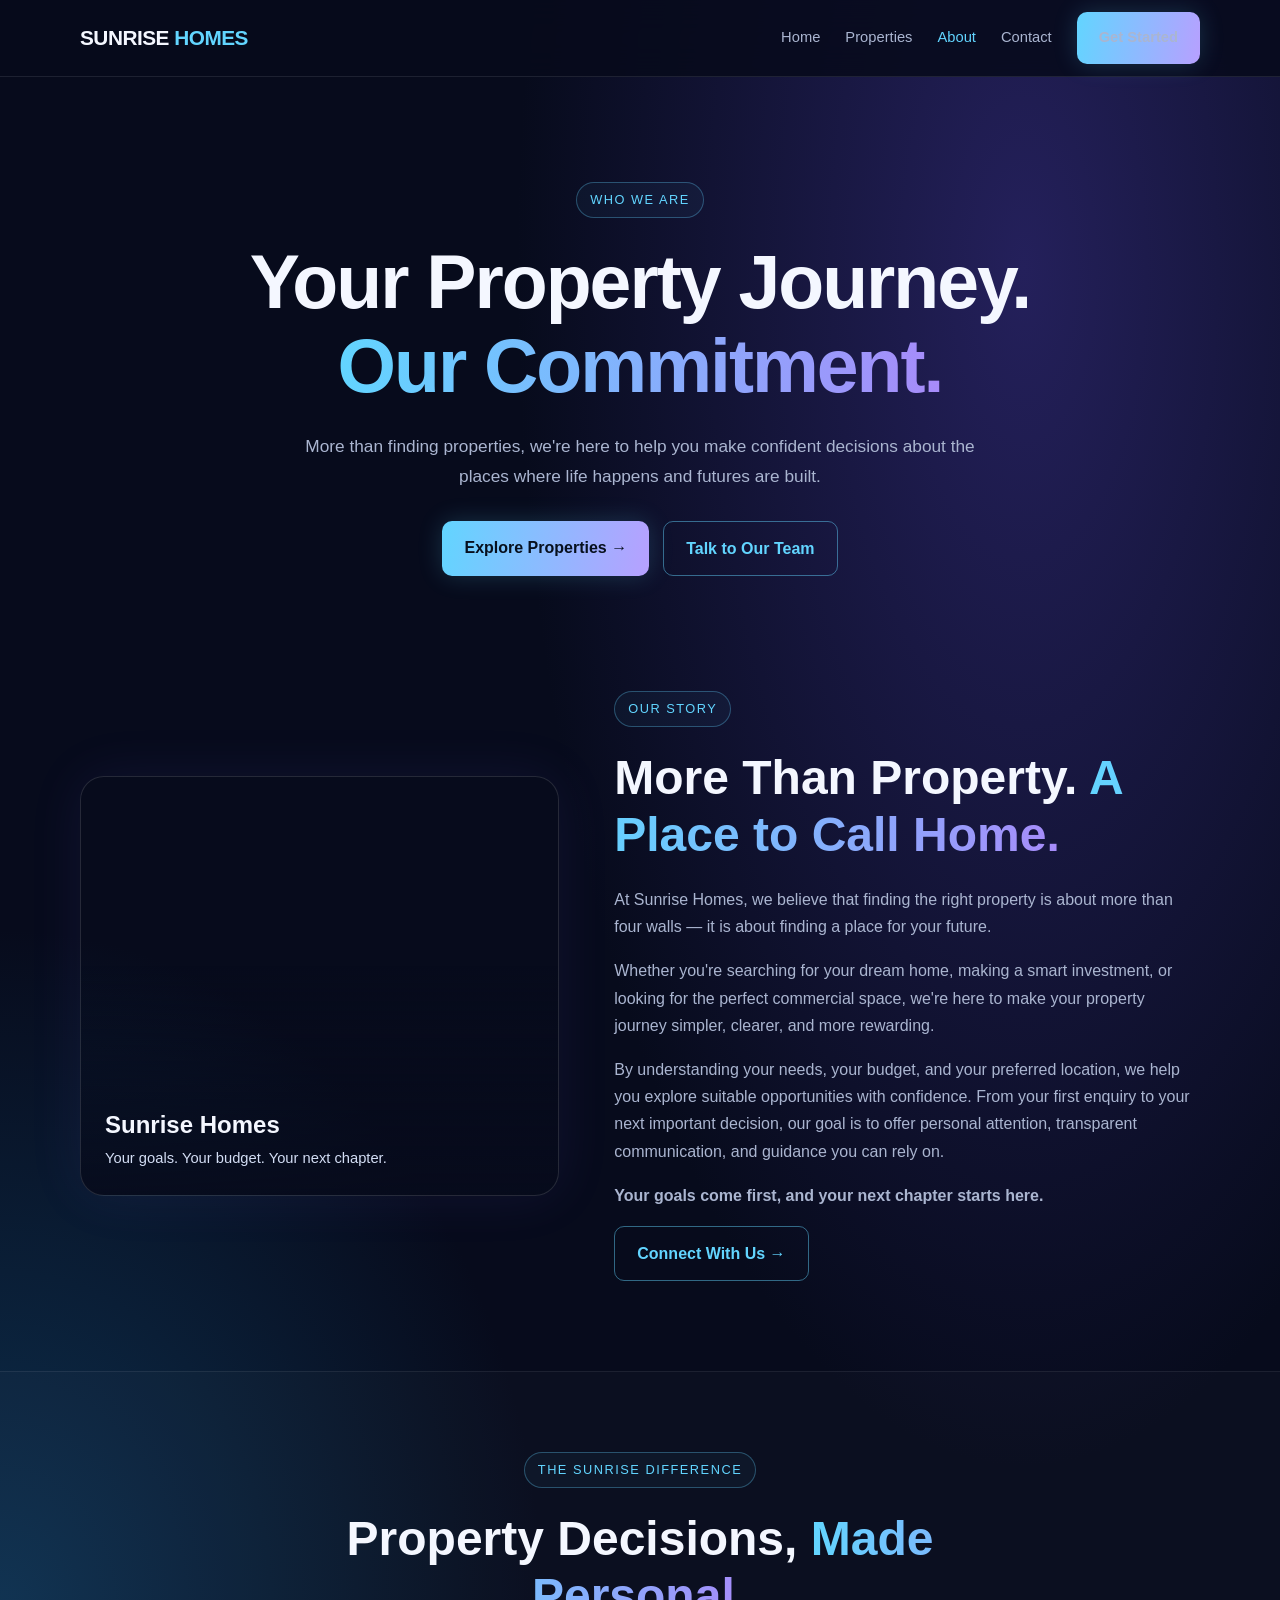
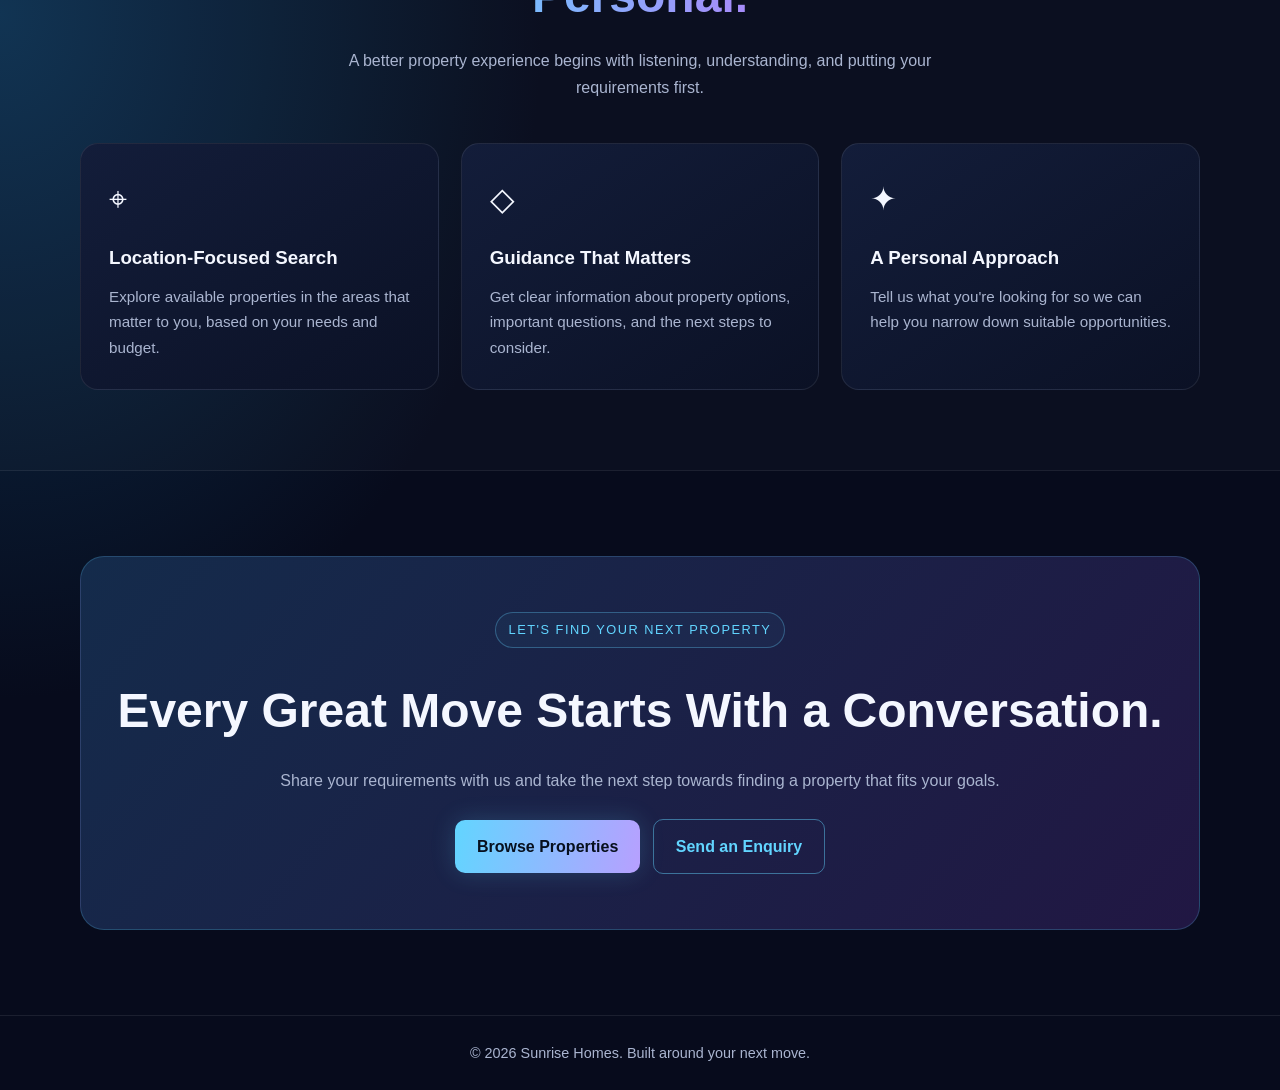
<file: about Us.html>
<!DOCTYPE html>
<html lang="en">
<head>
  <meta charset="UTF-8">
  <meta name="viewport" content="width=device-width, initial-scale=1.0">
  <title>About Us | Sunrise Homes</title>
  <meta name="description"
    content="Meet Sunrise Homes and discover a more personal approach to finding your next property.">

  <style>
    :root {
      --bg: #070b1c;
      --panel: #101731;
      --text: #f4f7ff;
      --muted: #aab5d0;
      --blue: #62d5ff;
      --purple: #a78bfa;
    }

    * {
      margin: 0;
      padding: 0;
      box-sizing: border-box;
    }

    html {
      scroll-behavior: smooth;
    }

    body {
      font-family: Arial, Helvetica, sans-serif;
      background:
        radial-gradient(ellipse at 80% 10%,
          #24205b 0%, transparent 35%),
        radial-gradient(ellipse at 0% 60%,
          #0d3150 0%, transparent 30%),
        var(--bg);
      color: var(--text);
      line-height: 1.7;
    }

    a {
      color: inherit;
      text-decoration: none;
    }

    .container {
      width: min(1120px, 90%);
      margin: auto;
    }
    .navbar {
      position: sticky;
      top: 0;
      z-index: 100;
      background: rgba(7, 11, 28, 0.88);
      backdrop-filter: blur(16px);
      border-bottom: 1px solid #ffffff18;
    }

    .nav-inner {
      min-height: 76px;
      display: flex;
      align-items: center;
      justify-content: space-between;
      gap: 24px;
    }

    .logo {
      font-size: 1.3rem;
      font-weight: 800;
      letter-spacing: -0.5px;
    }

    .logo span {
      color: var(--blue);
    }

    .nav-links {
      display: flex;
      align-items: center;
      gap: 25px;
    }

    .nav-links a {
      color: var(--muted);
      font-size: 0.92rem;
      transition: color 0.25s;
    }

    .nav-links a:hover,
    .nav-links a.active {
      color: var(--blue);
    }

    .menu-btn {
      display: none;
      background: transparent;
      border: 1px solid #ffffff35;
      border-radius: 8px;
      color: white;
      padding: 8px 12px;
      font-size: 1rem;
      cursor: pointer;
    }

    .btn {
      display: inline-block;
      padding: 13px 22px;
      border-radius: 10px;
      font-weight: 700;
      transition: transform 0.25s, box-shadow 0.25s;
    }

    .btn:hover {
      transform: translateY(-3px);
    }

    .btn-primary {
      color: #07101e;
      background: linear-gradient(100deg,
        var(--blue), #b7a0ff);
      box-shadow: 0 0 25px #62d5ff30;
    }

    .btn-outline {
      border: 1px solid #62d5ff75;
      color: var(--blue);
    }
    .hero {
      padding: 105px 0 75px;
      text-align: center;
    }

    .eyebrow {
      display: inline-block;
      padding: 6px 13px;
      border: 1px solid #62d5ff50;
      border-radius: 30px;
      color: var(--blue);
      background: #62d5ff0b;
      font-size: 0.8rem;
      letter-spacing: 1.5px;
      text-transform: uppercase;
      margin-bottom: 22px;
    }

    h1 {
      font-size: clamp(2.5rem, 6vw, 4.7rem);
      line-height: 1.12;
      letter-spacing: -2px;
      max-width: 850px;
      margin: 0 auto 24px;
    }

    .gradient-text {
      background: linear-gradient(90deg,
        var(--blue), var(--purple));
      -webkit-background-clip: text;
      background-clip: text;
      color: transparent;
    }

    .hero p {
      max-width: 680px;
      margin: 0 auto 30px;
      color: var(--muted);
      font-size: 1.08rem;
    }

    .hero-actions {
      display: flex;
      flex-wrap: wrap;
      justify-content: center;
      gap: 14px;
    }
    .story {
      padding: 40px 0 90px;
    }

    .story-grid {
      display: grid;
      grid-template-columns: 0.9fr 1.1fr;
      align-items: center;
      gap: 55px;
    }

    .broker-visual {
      min-height: 420px;
      border-radius: 24px;
      border: 1px solid #ffffff20;
      overflow: hidden;
      position: relative;
      background:
        linear-gradient(180deg, transparent 45%, #070b1ce8),
        url("https://images.unsplash.com/photo-1560518883-ce09059eeffa?auto=format&fit=crop&w=1000&q=85")
        center / cover;
      box-shadow: 0 0 55px #7c6cff16;
    }

    .visual-label {
      position: absolute;
      bottom: 24px;
      left: 24px;
      right: 24px;
    }

    .visual-label h3 {
      font-size: 1.5rem;
    }

    .visual-label p {
      color: #d3ddf4;
      font-size: 0.92rem;
    }

    .story-copy h2,
    .section-heading h2 {
      font-size: clamp(2rem, 4vw, 3rem);
      line-height: 1.2;
      margin-bottom: 22px;
    }

    .story-copy p {
      color: var(--muted);
      margin-bottom: 17px;
    }

    .values {
      padding: 80px 0;
      background: #ffffff04;
      border-top: 1px solid #ffffff12;
      border-bottom: 1px solid #ffffff12;
    }

    .section-heading {
      max-width: 680px;
      margin: 0 auto 42px;
      text-align: center;
    }

    .section-heading p {
      color: var(--muted);
    }

    .value-grid {
      display: grid;
      grid-template-columns: repeat(3, 1fr);
      gap: 22px;
    }

    .value-card {
      background: linear-gradient(145deg,
        #131d3a, #0b1125);
      border: 1px solid #ffffff15;
      border-radius: 18px;
      padding: 28px;
      transition: transform 0.25s, border-color 0.25s;
    }

    .value-card:hover {
      transform: translateY(-6px);
      border-color: #62d5ff70;
    }

    .value-icon {
      font-size: 2rem;
      margin-bottom: 15px;
    }

    .value-card h3 {
      margin-bottom: 10px;
    }

    .value-card p {
      color: var(--muted);
      font-size: 0.95rem;
    }
    .cta {
      padding: 85px 0;
      text-align: center;
    }

    .cta-box {
      padding: 55px 25px;
      border-radius: 24px;
      border: 1px solid #62d5ff35;
      background: linear-gradient(130deg,
        #142b4b, #211743);
    }

    .cta-box h2 {
      font-size: clamp(2rem, 4vw, 3rem);
      margin-bottom: 15px;
    }

    .cta-box p {
      color: var(--muted);
      margin-bottom: 25px;
    }

    footer {
      border-top: 1px solid #ffffff15;
      padding: 25px 0;
      color: var(--muted);
      text-align: center;
      font-size: 0.9rem;
    }

    @media (max-width: 760px) {
      .nav-inner {
        min-height: 68px;
        flex-wrap: wrap;
        padding: 14px 0;
      }

      .menu-btn {
        display: block;
      }

      .nav-links {
        display: none;
        width: 100%;
        flex-direction: column;
        align-items: stretch;
        gap: 0;
        padding-bottom: 8px;
      }

      .nav-links.open {
        display: flex;
      }

      .nav-links a {
        padding: 11px 4px;
      }

      .story-grid {
        grid-template-columns: 1fr;
        gap: 32px;
      }

      .broker-visual {
        min-height: 320px;
      }

      .value-grid {
        grid-template-columns: 1fr;
      }

      .hero {
        padding-top: 75px;
      }

      h1 {
        letter-spacing: -1px;
      }
    }

    @media (prefers-reduced-motion: reduce) {
      html {
        scroll-behavior: auto;
      }

      *, *::before, *::after {
        transition: none !important;
      }
    }
  </style>
</head>

<body>
  <header class="navbar">
    <div class="container nav-inner">
      <a class="logo" href="index.html">
        SUNRISE<span> HOMES</span>
      </a>

      <button
        class="menu-btn"
        id="menuBtn"
        aria-expanded="false"
        aria-controls="navLinks"
        aria-label="Toggle navigation">
        ☰ Menu
      </button>

      <nav class="nav-links" id="navLinks" aria-label="Main navigation">
        <a href="index.html">Home</a>
        <a href="properties.html">Properties</a>
        <a href="about.html" class="active" aria-current="page">About</a>
        <a href="contact.html">Contact</a>
        <a href="index.html#contact" class="btn btn-primary">
          Get Started
        </a>
      </nav>
    </div>
  </header>

  <main>
    <section class="hero container">
      <span class="eyebrow">Who We Are</span>

      <h1>
        Your Property Journey.<br>
        <span class="gradient-text">Our Commitment.</span>
      </h1>

      <p>
        More than finding properties, we're here to help you
        make confident decisions about the places where life
        happens and futures are built.
      </p>

      <div class="hero-actions">
        <a href="properties.html" class="btn btn-primary">
          Explore Properties →
        </a>
        <a href="index.html#contact" class="btn btn-outline">
          Talk to Our Team
        </a>
      </div>
    </section>

    <section class="story container">
      <div class="story-grid">
        <div class="broker-visual" role="img"
          aria-label="Real estate property and architecture">
          <div class="visual-label">
            <h3>Sunrise Homes</h3>
            <p>Your goals. Your budget. Your next chapter.</p>
          </div>
        </div>

        <div class="story-copy">
          <span class="eyebrow">Our Story</span>
          <h2>
            More Than Property.
            <span class="gradient-text">A Place to Call Home.</span>
          </h2>

          <p>
            At Sunrise Homes, we believe that finding the right
            property is about more than four walls — it is about
            finding a place for your future.
          </p>

          <p>
            Whether you're searching for your dream home, making
            a smart investment, or looking for the perfect
            commercial space, we're here to make your property
            journey simpler, clearer, and more rewarding.
          </p>

          <p>
            By understanding your needs, your budget, and your
            preferred location, we help you explore suitable
            opportunities with confidence. From your first
            enquiry to your next important decision, our goal
            is to offer personal attention, transparent
            communication, and guidance you can rely on.
          </p>

          <p>
            <strong>
              Your goals come first, and your next chapter
              starts here.
            </strong>
          </p>

          <a href="contact.html" class="btn btn-outline">
            Connect With Us →
          </a>
        </div>
      </div>
    </section>

    <section class="values">
      <div class="container">
        <div class="section-heading">
          <span class="eyebrow">The Sunrise Difference</span>
          <h2>Property Decisions, <span class="gradient-text">
            Made Personal.</span></h2>
          <p>
            A better property experience begins with listening,
            understanding, and putting your requirements first.
          </p>
        </div>

        <div class="value-grid">
          <article class="value-card">
            <div class="value-icon">⌖</div>
            <h3>Location-Focused Search</h3>
            <p>
              Explore available properties in the areas that
              matter to you, based on your needs and budget.
            </p>
          </article>

          <article class="value-card">
            <div class="value-icon">◇</div>
            <h3>Guidance That Matters</h3>
            <p>
              Get clear information about property options,
              important questions, and the next steps to consider.
            </p>
          </article>

          <article class="value-card">
            <div class="value-icon">✦</div>
            <h3>A Personal Approach</h3>
            <p>
              Tell us what you're looking for so we can help
              you narrow down suitable opportunities.
            </p>
          </article>
        </div>
      </div>
    </section>

    <section class="cta container" id="enquiry">
      <div class="cta-box">
        <span class="eyebrow">Let's Find Your Next Property</span>
        <h2>Every Great Move Starts With a Conversation.</h2>
        <p>
          Share your requirements with us and take the next
          step towards finding a property that fits your goals.
        </p>

        <a href="properties.html" class="btn btn-primary">
          Browse Properties
        </a>

        <a href="index.html#contact"
           class="btn btn-outline"
           style="margin-left: 8px;">
          Send an Enquiry
        </a>
      </div>
    </section>
  </main>

  <footer>
    <div class="container">
      © <span id="year"></span> Sunrise Homes.
      Built around your next move.
    </div>
  </footer>

  <script>
    const menuBtn = document.getElementById("menuBtn");
    const navLinks = document.getElementById("navLinks");

    menuBtn.addEventListener("click", () => {
      const isOpen = navLinks.classList.toggle("open");
      menuBtn.setAttribute("aria-expanded", String(isOpen));
    });

    navLinks.querySelectorAll("a").forEach(link => {
      link.addEventListener("click", () => {
        navLinks.classList.remove("open");
        menuBtn.setAttribute("aria-expanded", "false");
      });
    });

    document.getElementById("year").textContent =
      new Date().getFullYear();
  </script>
</body>
</html>
</file>
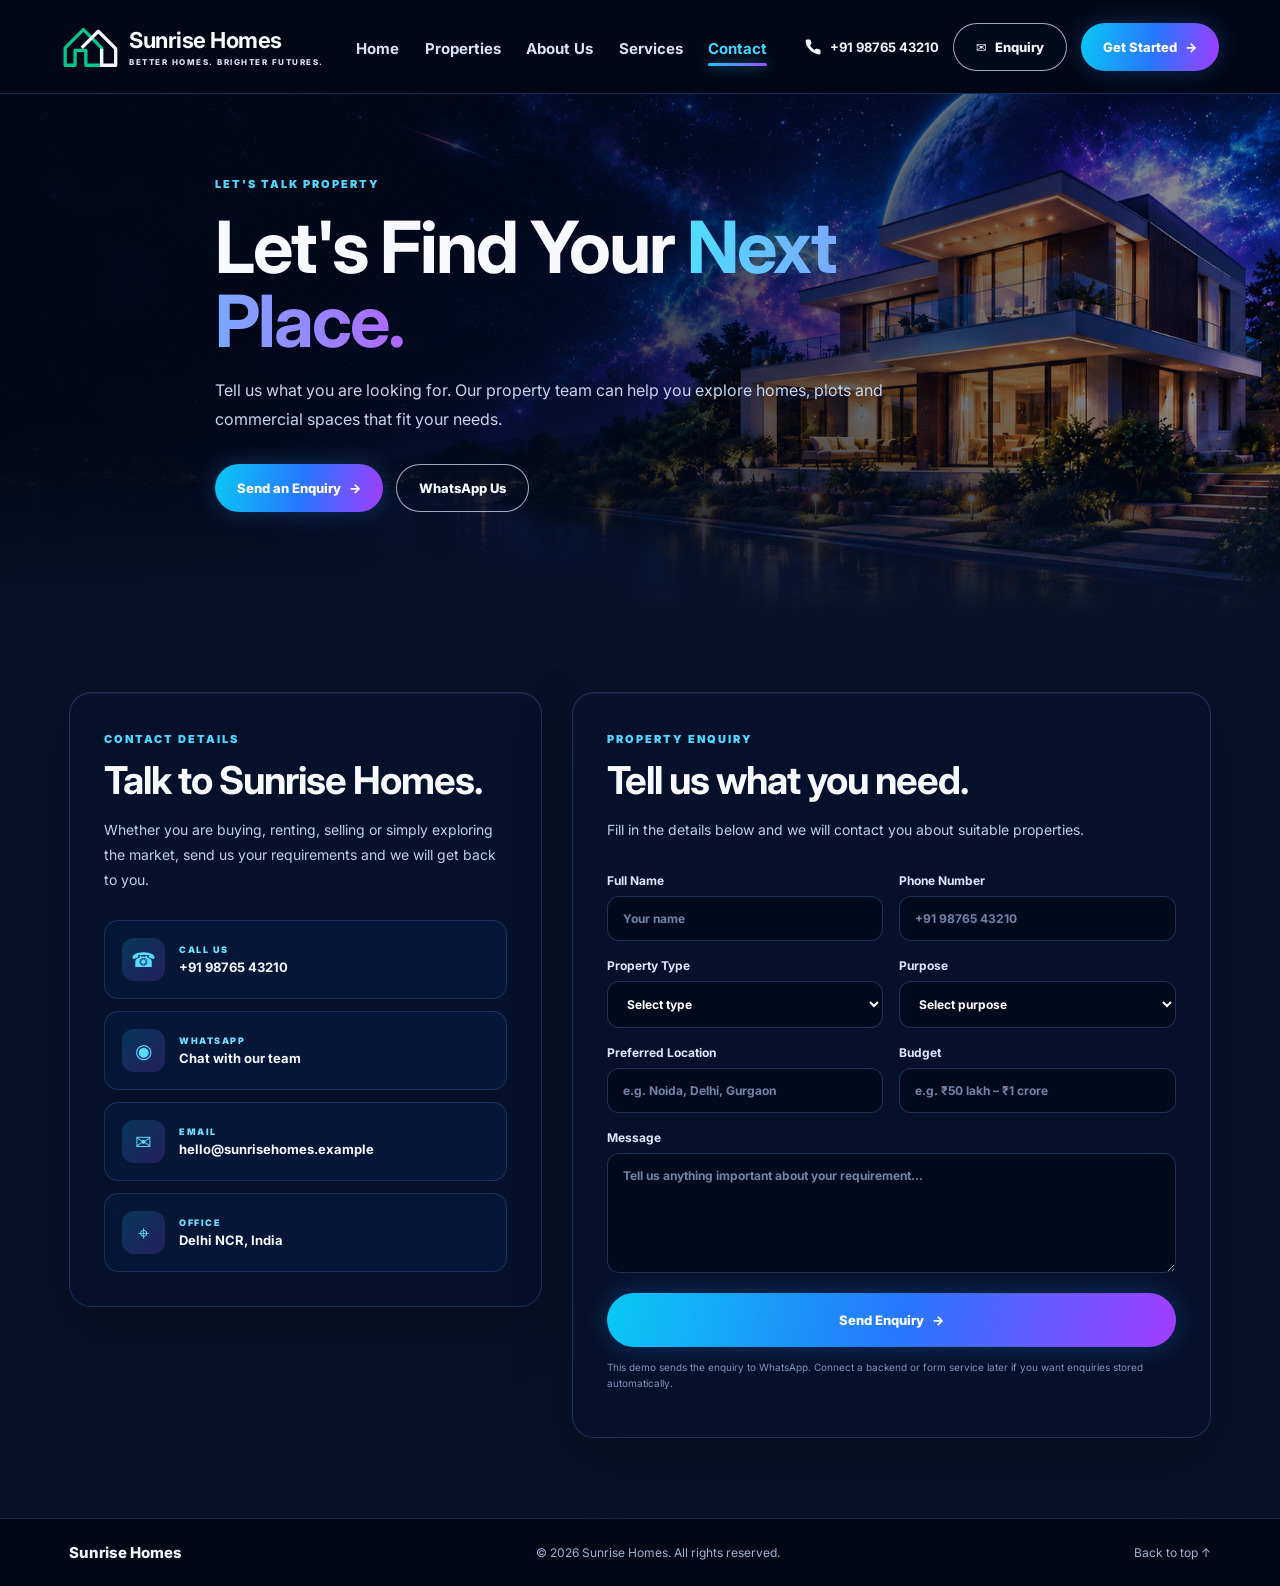
<file: contact.html>
<!doctype html>
<html lang="en">
<head>
  <meta charset="utf-8">
  <meta name="viewport" content="width=device-width, initial-scale=1">
  <meta name="theme-color" content="#050b20">
  <meta name="description" content="Contact Sunrise Homes for property enquiries, site visits and real estate assistance.">
  <title>Sunrise Homes | Contact</title>
  <link rel="preconnect" href="https://fonts.googleapis.com">
  <link rel="preconnect" href="https://fonts.gstatic.com" crossorigin>
  <link href="https://fonts.googleapis.com/css2?family=Inter:wght@400;500;600;700;800&display=swap" rel="stylesheet">
  <link rel="stylesheet" href="contact.css">
</head>
<body>
  <div class="site-shell">
    <header class="site-header">
      <a class="brand" href="index.html" aria-label="Sunrise Homes home">
        <svg class="brand-mark" viewBox="0 0 70 54" aria-hidden="true">
          <path d="M5 28 27 6 49 28V49H30V31H17V49H5Z" fill="none" stroke="#05c78b" stroke-width="4" stroke-linejoin="round"/>
          <path d="M25 28 45 8 66 29V49H49V29" fill="none" stroke="#f4f8ff" stroke-width="4" stroke-linejoin="round"/>
        </svg>
        <span class="brand-copy"><strong>Sunrise Homes</strong><small>BETTER HOMES. BRIGHTER FUTURES.</small></span>
      </a>

      <button class="menu-toggle" id="menuToggle" aria-label="Open navigation" aria-expanded="false" aria-controls="mainNav">
        <span></span><span></span><span></span>
      </button>

      <nav class="main-nav" id="mainNav" aria-label="Main navigation">
        <a href="index.html">Home</a>
        <a href="properties.html">Properties</a>
        <a href="about Us.html">About Us</a>
        <a href="index.html#services">Services</a>
        <a class="active" href="contact.html" aria-current="page">Contact</a>
      </nav>

      <div class="header-actions">
        <a class="phone-link" href="tel:+919876543210" aria-label="Call Sunrise Homes">
          <svg viewBox="0 0 24 24" aria-hidden="true"><path d="M22 16.9v3a2 2 0 0 1-2.2 2 19.8 19.8 0 0 1-8.6-3.1 19.4 19.4 0 0 1-6-6A19.8 19.8 0 0 1 2.1 4.2 2 2 0 0 1 4.1 2h3a2 2 0 0 1 2 1.7c.1 1 .4 2 .7 2.9a2 2 0 0 1-.5 2.1L8 10a16 16 0 0 0 6 6l1.3-1.3a2 2 0 0 1 2.1-.5c.9.3 1.9.6 2.9.7a2 2 0 0 1 1.7 2Z"/></svg>
          <span>+91 98765 43210</span>
        </a>
        <a class="button button-outline" href="#enquiry"><span>✉</span> Enquiry</a>
        <a class="button button-gradient" href="properties.html">Get Started <span aria-hidden="true">→</span></a>
      </div>
    </header>

    <main>
      <section class="contact-hero">
        <div class="hero-backdrop" aria-hidden="true"></div>
        <div class="hero-content">
          <span class="eyebrow">LET'S TALK PROPERTY</span>
          <h1>Let's Find Your <span>Next Place.</span></h1>
          <p>Tell us what you are looking for. Our property team can help you explore homes, plots and commercial spaces that fit your needs.</p>
          <div class="hero-actions">
            <a class="button button-gradient" href="#enquiry">Send an Enquiry <span>→</span></a>
            <a class="button button-outline" href="https://wa.me/919876543210?text=Hello%20Sunrise%20Homes%2C%20I%20would%20like%20help%20finding%20a%20property." target="_blank" rel="noopener">WhatsApp Us</a>
          </div>
        </div>
      </section>

      <section class="contact-content" id="enquiry">
        <div class="contact-grid">
          <div class="info-panel">
            <span class="section-kicker">CONTACT DETAILS</span>
            <h2>Talk to Sunrise Homes.</h2>
            <p>Whether you are buying, renting, selling or simply exploring the market, send us your requirements and we will get back to you.</p>

            <div class="info-list">
              <a class="info-card" href="tel:+919876543210">
                <span class="info-icon">☎</span>
                <span><small>CALL US</small><strong>+91 98765 43210</strong></span>
              </a>
              <a class="info-card" href="https://wa.me/919876543210" target="_blank" rel="noopener">
                <span class="info-icon">◉</span>
                <span><small>WHATSAPP</small><strong>Chat with our team</strong></span>
              </a>
              <a class="info-card" href="mailto:hello@sunrisehomes.example">
                <span class="info-icon">✉</span>
                <span><small>EMAIL</small><strong>hello@sunrisehomes.example</strong></span>
              </a>
              <div class="info-card">
                <span class="info-icon">⌖</span>
                <span><small>OFFICE</small><strong>Delhi NCR, India</strong></span>
              </div>
            </div>
          </div>

          <form class="enquiry-form" id="enquiryForm">
            <div class="form-heading">
              <span class="section-kicker">PROPERTY ENQUIRY</span>
              <h2>Tell us what you need.</h2>
              <p>Fill in the details below and we will contact you about suitable properties.</p>
            </div>

            <div class="form-row">
              <label>Full Name<input type="text" id="name" name="name" placeholder="Your name" required></label>
              <label>Phone Number<input type="tel" id="phone" name="phone" placeholder="+91 98765 43210" required></label>
            </div>

            <div class="form-row">
              <label>Property Type
                <select id="propertyType" name="propertyType" required>
                  <option value="">Select type</option>
                  <option>Apartment</option>
                  <option>Villa</option>
                  <option>Independent House</option>
                  <option>Plot</option>
                  <option>Commercial</option>
                  <option>Rental</option>
                </select>
              </label>
              <label>Purpose
                <select id="purpose" name="purpose" required>
                  <option value="">Select purpose</option>
                  <option>Buy</option>
                  <option>Rent</option>
                  <option>Sell</option>
                  <option>Invest</option>
                </select>
              </label>
            </div>

            <div class="form-row">
              <label>Preferred Location<input type="text" id="location" name="location" placeholder="e.g. Noida, Delhi, Gurgaon" required></label>
              <label>Budget<input type="text" id="budget" name="budget" placeholder="e.g. ₹50 lakh – ₹1 crore"></label>
            </div>

            <label>Message<textarea id="message" name="message" rows="5" placeholder="Tell us anything important about your requirement..."></textarea></label>

            <button class="button button-gradient submit-button" type="submit">Send Enquiry <span>→</span></button>
            <p class="form-note">This demo sends the enquiry to WhatsApp. Connect a backend or form service later if you want enquiries stored automatically.</p>
            <div class="form-success" id="formSuccess" role="status" aria-live="polite"></div>
          </form>
        </div>
      </section>
    </main>

    <footer class="site-footer">
      <a class="footer-brand" href="index.html">Sunrise Homes</a>
      <span>© <span id="year"></span> Sunrise Homes. All rights reserved.</span>
      <a href="#top">Back to top ↑</a>
    </footer>
  </div>

  <script src="contact.js"></script>
</body>
</html>
</file>
<file: contact.css>
:root {
  --night: #04091b;
  --panel: rgba(7, 20, 48, .82);
  --line: rgba(91, 184, 255, .48);
  --cyan: #12c7ff;
  --purple: #9a4dff;
  --text: #f7f9ff;
  --muted: #c9d8f5;
}
* { box-sizing: border-box; }
html { scroll-behavior: smooth; }
body { margin: 0; background: #030817; color: var(--text); font-family: Inter, system-ui, -apple-system, BlinkMacSystemFont, "Segoe UI", sans-serif; }
a { color: inherit; text-decoration: none; }
button, input, select, textarea { font: inherit; }
.site-shell { min-height: 100vh; overflow: hidden; background: var(--night); }
.site-header { height: 94px; padding: 0 clamp(24px, 4.8vw, 82px); display: flex; align-items: center; gap: 28px; position: relative; z-index: 5; border-bottom: 1px solid rgba(56, 149, 255, .28); background: rgba(3, 8, 24, .82); backdrop-filter: blur(16px); }
.brand { display: flex; align-items: center; gap: 10px; flex: 0 0 auto; }
.brand-mark { width: 58px; height: 50px; }
.brand-copy { display: flex; flex-direction: column; gap: 4px; }
.brand-copy strong { font-size: 22px; letter-spacing: -.5px; }
.brand-copy small { font-size: 8px; font-weight: 800; letter-spacing: 1.5px; color: #d8e4fa; }
.main-nav { display: flex; align-items: center; justify-content: center; gap: clamp(16px, 2vw, 31px); margin: 0 auto; }
.main-nav a { position: relative; color: #d8e3f7; font-weight: 700; font-size: 15px; padding: 36px 0 33px; }
.main-nav a:hover, .main-nav a.active { color: #42d7ff; }
.main-nav a.active::after { content: ""; position: absolute; left: 0; right: 0; bottom: 25px; height: 3px; border-radius: 99px; background: linear-gradient(90deg, #11caff, #9c4dff); box-shadow: 0 0 13px rgba(71, 200, 255, .65); }
.header-actions { display: flex; align-items: center; gap: 14px; margin-left: auto; }
.phone-link { display: inline-flex; align-items: center; gap: 8px; color: #f1f6ff; font-weight: 700; font-size: 13px; }
.phone-link svg { width: 18px; fill: currentColor; }
.button { min-height: 48px; padding: 0 22px; border-radius: 999px; display: inline-flex; align-items: center; justify-content: center; gap: 8px; border: 0; cursor: pointer; font-weight: 800; font-size: 13px; }
.button-outline { color: #f4f8ff; border: 1px solid rgba(218, 231, 255, .72); background: rgba(7, 17, 39, .32); }
.button-gradient { color: white; background: linear-gradient(100deg, #09c8f5 0%, #2777ff 52%, #a13dff 100%); box-shadow: 0 0 24px rgba(45, 150, 255, .25); }
.menu-toggle { display: none; }
.contact-hero { position: relative; min-height: 500px; display: grid; align-items: center; overflow: hidden; }
.hero-backdrop { position: absolute; inset: 0; background-image: linear-gradient(90deg, rgba(3,8,24,.96) 0%, rgba(3,8,24,.72) 50%, rgba(3,8,24,.4) 100%), url("galaxy-background-clean.png"); background-size: cover; background-position: center; opacity: .95; }
.contact-hero::after { content: ""; position: absolute; inset: auto 0 0; height: 170px; background: linear-gradient(0deg, #071128, transparent); }
.hero-content { position: relative; z-index: 1; width: min(850px, calc(100% - 48px)); margin: 0 auto; padding: 78px 0 100px; }
.eyebrow, .section-kicker { color: #50d8ff; font-size: 11px; font-weight: 900; letter-spacing: 2px; }
.hero-content h1 { max-width: 760px; margin: 18px 0 18px; font-size: clamp(42px, 6vw, 72px); line-height: 1.03; letter-spacing: -2px; }
.hero-content h1 span { background: linear-gradient(90deg, #50ddff, #b067ff); -webkit-background-clip: text; background-clip: text; color: transparent; }
.hero-content p { max-width: 670px; color: #c6d5ef; line-height: 1.8; font-size: 16px; }
.hero-actions { display: flex; gap: 13px; margin-top: 30px; flex-wrap: wrap; }
.contact-content { padding: 80px clamp(24px, 5.4vw, 92px); background: #071128; }
.contact-grid { max-width: 1180px; margin: 0 auto; display: grid; grid-template-columns: .85fr 1.15fr; gap: 30px; align-items: start; }
.info-panel, .enquiry-form { border: 1px solid rgba(99, 161, 255, .22); border-radius: 22px; background: rgba(6, 18, 44, .8); box-shadow: 0 20px 60px rgba(0,0,0,.22), inset 0 1px rgba(255,255,255,.05); }
.info-panel { padding: 34px; }
.info-panel h2, .form-heading h2 { margin: 10px 0 12px; font-size: clamp(27px, 3vw, 40px); letter-spacing: -1px; }
.info-panel p, .form-heading p { color: #bfcfe9; line-height: 1.8; font-size: 14px; }
.info-list { display: grid; gap: 12px; margin-top: 28px; }
.info-card { display: flex; align-items: center; gap: 14px; padding: 17px; border: 1px solid rgba(100, 161, 255, .18); border-radius: 14px; background: rgba(9, 27, 60, .65); transition: transform .2s ease, border-color .2s ease; }
.info-card:hover { transform: translateY(-2px); border-color: rgba(75, 210, 255, .5); }
.info-icon { width: 43px; height: 43px; display: grid; place-items: center; border-radius: 12px; background: linear-gradient(135deg, rgba(10,201,245,.18), rgba(158,69,255,.2)); color: #57dcff; font-size: 20px; }
.info-card span:last-child { display: flex; flex-direction: column; gap: 4px; }
.info-card small { color: #70dfff; font-size: 9px; font-weight: 900; letter-spacing: 1.5px; }
.info-card strong { font-size: 13px; color: #f4f8ff; }
.enquiry-form { padding: 34px; }
.form-row { display: grid; grid-template-columns: 1fr 1fr; gap: 16px; }
.enquiry-form label { display: flex; flex-direction: column; gap: 8px; color: #dce8fb; font-size: 12px; font-weight: 700; margin-top: 17px; }
.enquiry-form input, .enquiry-form select, .enquiry-form textarea { width: 100%; border: 1px solid rgba(111, 164, 245, .25); outline: none; border-radius: 12px; background: rgba(2, 9, 27, .78); color: #fff; padding: 14px 15px; }
.enquiry-form input::placeholder, .enquiry-form textarea::placeholder { color: #7184a7; }
.enquiry-form input:focus, .enquiry-form select:focus, .enquiry-form textarea:focus { border-color: #38cdfd; box-shadow: 0 0 0 3px rgba(31, 190, 255, .08); }
.enquiry-form select option { color: #10172b; background: white; }
.enquiry-form textarea { resize: vertical; min-height: 120px; }
.submit-button { width: 100%; margin-top: 20px; min-height: 54px; }
.form-note { margin: 12px 0 0; color: #8195ba; font-size: 10px; line-height: 1.6; }
.form-success { min-height: 0; margin-top: 12px; color: #5de1b4; font-size: 12px; font-weight: 700; }
.site-footer { display: flex; align-items: center; justify-content: space-between; gap: 20px; padding: 24px clamp(24px, 5.4vw, 92px); border-top: 1px solid rgba(103, 160, 255, .18); color: #9fb2d3; font-size: 12px; background: #030817; }
.footer-brand { color: #f3f7ff; font-weight: 800; font-size: 15px; }
@media (max-width: 1100px) {
  .site-header { gap: 18px; padding-inline: 28px; }
  .main-nav { gap: 17px; }
  .phone-link span { display: none; }
}
@media (max-width: 900px) {
  .site-header { height: 78px; }
  .menu-toggle { display: flex; margin-left: auto; flex-direction: column; gap: 5px; width: 42px; height: 42px; align-items: center; justify-content: center; background: rgba(14, 31, 65, .9); border: 1px solid rgba(126, 177, 255, .3); border-radius: 10px; }
  .menu-toggle span { display: block; width: 19px; height: 2px; background: white; border-radius: 2px; }
  .main-nav { display: none; position: absolute; top: 77px; left: 16px; right: 16px; height: auto; padding: 12px; border: 1px solid rgba(93, 165, 255, .35); border-radius: 14px; background: rgba(4, 12, 31, .98); flex-direction: column; align-items: stretch; gap: 0; box-shadow: 0 18px 40px rgba(0,0,0,.35); }
  .main-nav.open { display: flex; }
  .main-nav a { padding: 13px 12px; }
  .main-nav a.active::after { display: none; }
  .header-actions .phone-link, .header-actions .button-outline { display: none; }
  .contact-grid { grid-template-columns: 1fr; max-width: 760px; }
}
@media (max-width: 600px) {
  .site-header { padding-inline: 16px; gap: 10px; }
  .brand-mark { width: 43px; height: 43px; }
  .brand { gap: 6px; }
  .brand-copy strong { font-size: 17px; }
  .brand-copy small { font-size: 6px; letter-spacing: .7px; }
  .header-actions .button-gradient { min-height: 39px; padding: 0 12px; font-size: 11px; }
  .contact-hero { min-height: 560px; }
  .hero-content { width: calc(100% - 34px); padding: 60px 0 100px; }
  .hero-content h1 { font-size: clamp(38px, 11vw, 54px); letter-spacing: -1.5px; }
  .hero-content p { font-size: 13px; }
  .contact-content { padding: 55px 17px; }
  .info-panel, .enquiry-form { padding: 23px; }
  .form-row { grid-template-columns: 1fr; gap: 0; }
  .site-footer { padding: 22px 18px; flex-wrap: wrap; font-size: 10px; }
}
@media (prefers-reduced-motion: reduce) { *, *::before, *::after { scroll-behavior: auto !important; transition: none !important; } }
</file>
